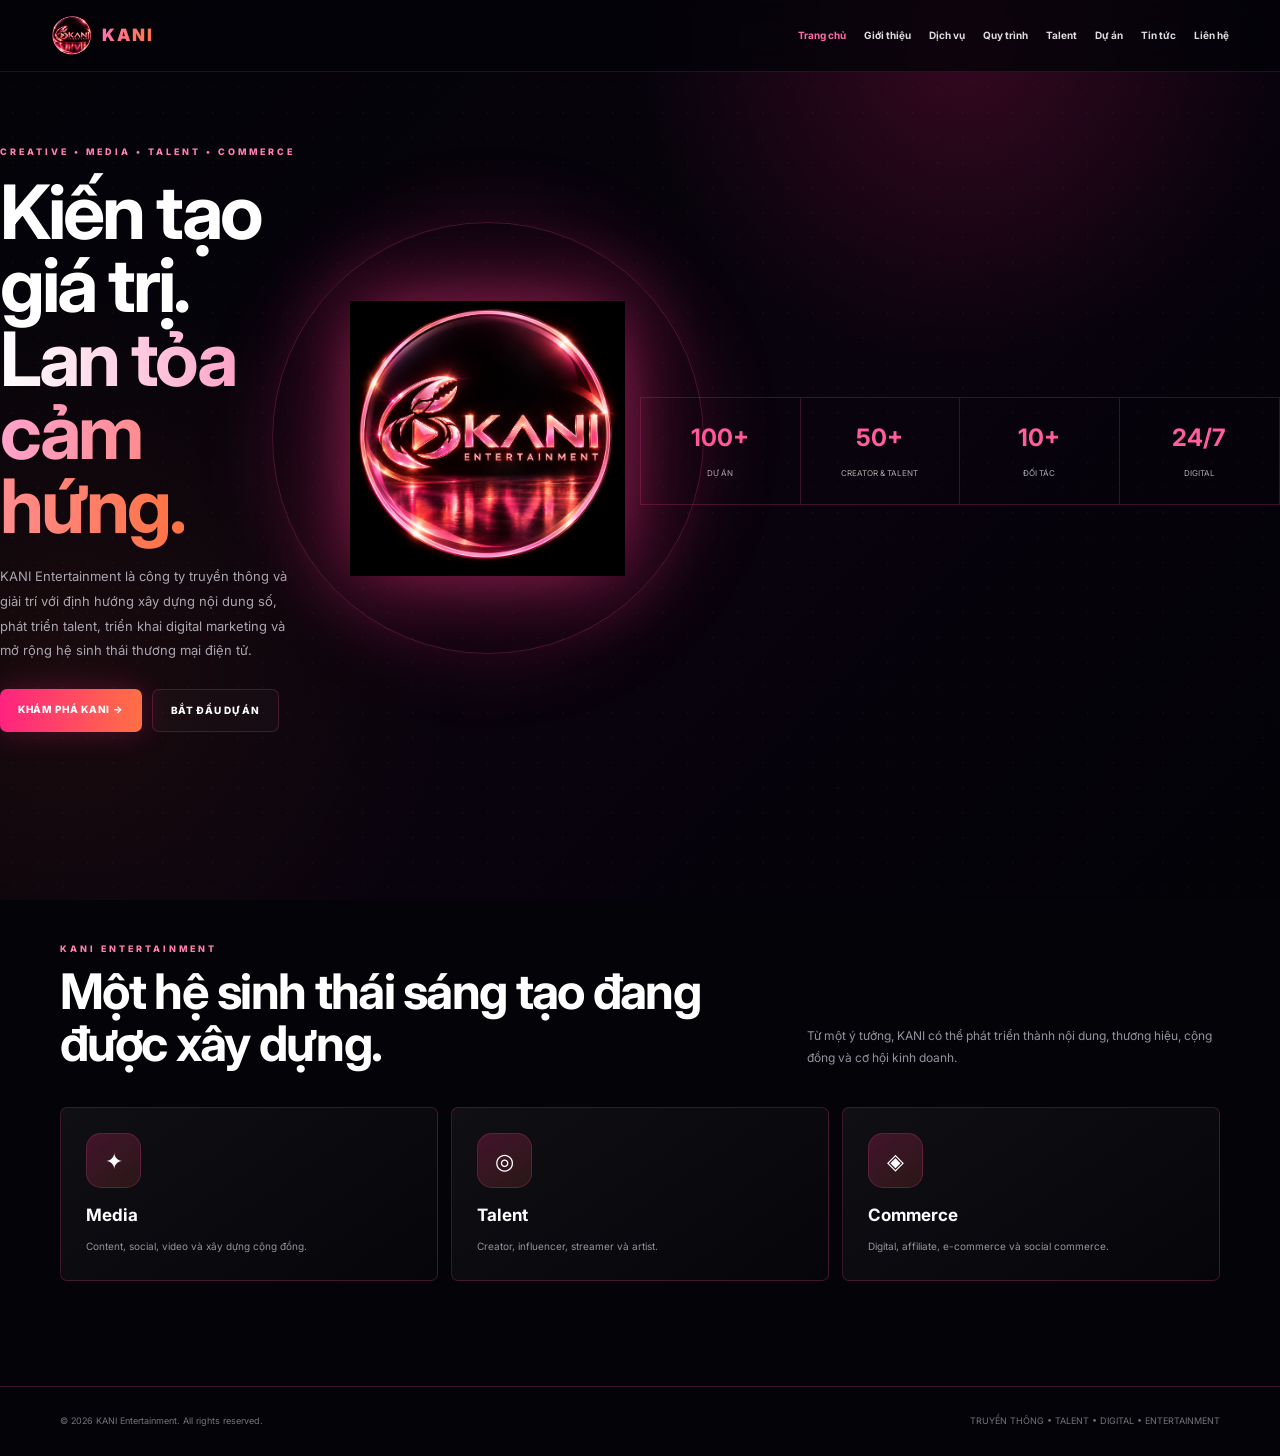
<file: index.html>
<!doctype html><html lang="vi"><head><meta charset="utf-8"><meta name="viewport" content="width=device-width,initial-scale=1"><title>KANI Entertainment | TRANG CHỦ</title><link rel="stylesheet" href="style.css"></head><body>
<nav><a class="brand" href="index.html"><img src="logo.png" alt="KANI"><span>KANI</span></a><div class="links"><a href="index.html" class="active">Trang chủ</a><a href="gioi-thieu.html" class="">Giới thiệu</a><a href="dich-vu.html" class="">Dịch vụ</a><a href="quy-trinh.html" class="">Quy trình</a><a href="talent.html" class="">Talent</a><a href="du-an.html" class="">Dự án</a><a href="tin-tuc.html" class="">Tin tức</a><a href="lien-he.html" class="">Liên hệ</a></div><button class="menu">☰</button></nav>
<main>
<section class="hero"><div class="container hero-grid"><div class="reveal"><div class="kicker">CREATIVE • MEDIA • TALENT • COMMERCE</div><h1>Kiến tạo giá trị.<br><span class="grad">Lan tỏa cảm hứng.</span></h1><p class="lead">KANI Entertainment là công ty truyền thông và giải trí với định hướng xây dựng nội dung số, phát triển talent, triển khai digital marketing và mở rộng hệ sinh thái thương mại điện tử.</p><div class="buttons"><a class="btn primary" href="gioi-thieu.html">KHÁM PHÁ KANI →</a><a class="btn outline" href="lien-he.html">BẮT ĐẦU DỰ ÁN</a></div></div><div class="hero-art reveal"><img src="logo.png" alt="KANI Entertainment"></div></div><div class="container"><div class="statbar reveal"><div class="stat"><strong>100+</strong><span>DỰ ÁN</span></div><div class="stat"><strong>50+</strong><span>CREATOR & TALENT</span></div><div class="stat"><strong>10+</strong><span>ĐỐI TÁC</span></div><div class="stat"><strong>24/7</strong><span>DIGITAL</span></div></div></div></section>
<section><div class="container"><div class="heading reveal"><div><div class="tag">KANI ENTERTAINMENT</div><h2>Một hệ sinh thái sáng tạo đang được xây dựng.</h2></div><p class="desc">Từ một ý tưởng, KANI có thể phát triển thành nội dung, thương hiệu, cộng đồng và cơ hội kinh doanh.</p></div><div class="grid3"><div class="card reveal"><div class="icon">✦</div><h3>Media</h3><p>Content, social, video và xây dựng cộng đồng.</p></div><div class="card reveal"><div class="icon">◎</div><h3>Talent</h3><p>Creator, influencer, streamer và artist.</p></div><div class="card reveal"><div class="icon">◈</div><h3>Commerce</h3><p>Digital, affiliate, e-commerce và social commerce.</p></div></div></div></section>
</main>
<footer><div class="container footer"><span>© 2026 KANI Entertainment. All rights reserved.</span><span>TRUYỀN THÔNG • TALENT • DIGITAL • ENTERTAINMENT</span></div></footer>
<script src="script.js"></script></body></html>
</file>
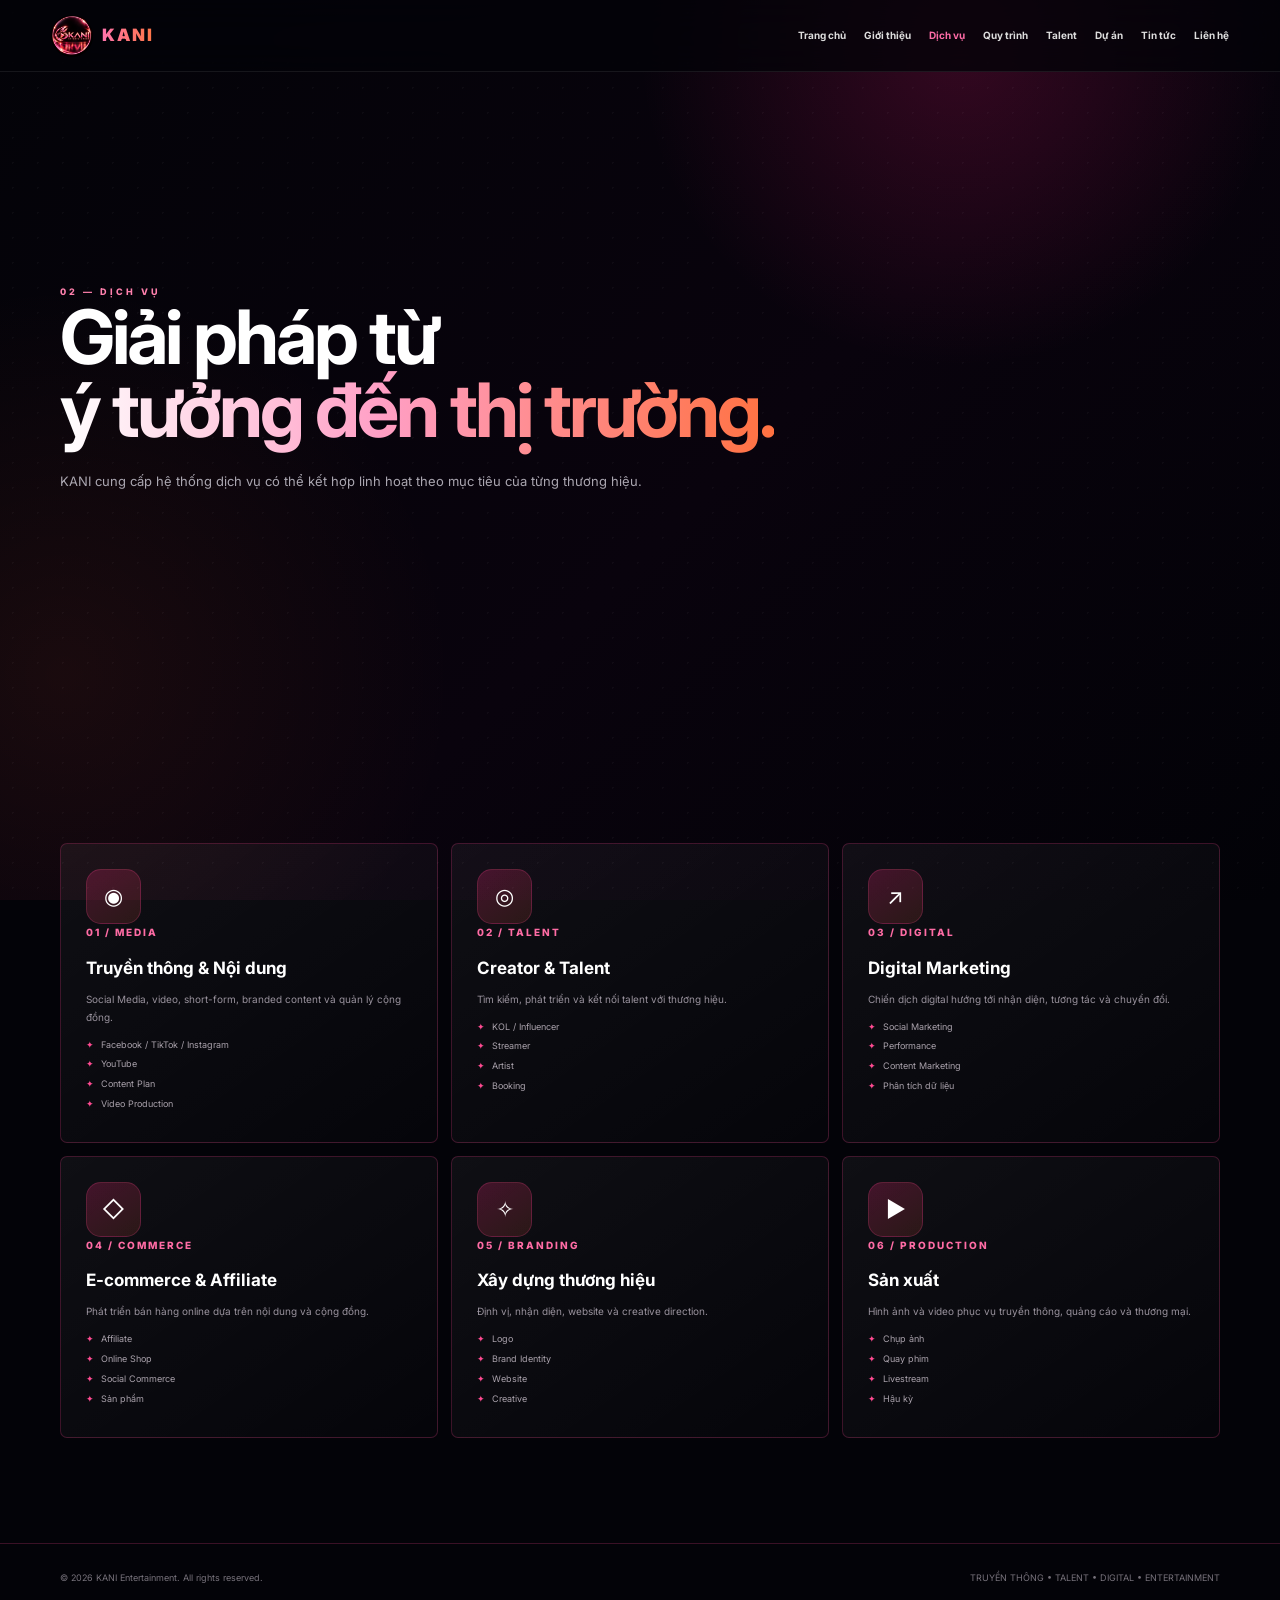
<file: dich-vu.html>
<!doctype html><html lang="vi"><head><meta charset="utf-8"><meta name="viewport" content="width=device-width,initial-scale=1"><title>KANI Entertainment | DỊCH VỤ</title><link rel="stylesheet" href="style.css"></head><body>
<nav><a class="brand" href="index.html"><img src="logo.png" alt="KANI"><span>KANI</span></a><div class="links"><a href="index.html" class="">Trang chủ</a><a href="gioi-thieu.html" class="">Giới thiệu</a><a href="dich-vu.html" class="active">Dịch vụ</a><a href="quy-trinh.html" class="">Quy trình</a><a href="talent.html" class="">Talent</a><a href="du-an.html" class="">Dự án</a><a href="tin-tuc.html" class="">Tin tức</a><a href="lien-he.html" class="">Liên hệ</a></div><button class="menu">☰</button></nav>
<main>
<section class="hero"><div class="container"><div class="reveal"><div class="tag">02 — DỊCH VỤ</div><h1>Giải pháp từ<br><span class="grad">ý tưởng đến thị trường.</span></h1><p class="lead">KANI cung cấp hệ thống dịch vụ có thể kết hợp linh hoạt theo mục tiêu của từng thương hiệu.</p></div></div></section>
<section><div class="container"><div class="grid3">
<div class="card reveal"><div class="icon">◉</div><div class="number">01 / MEDIA</div><h3>Truyền thông & Nội dung</h3><p>Social Media, video, short-form, branded content và quản lý cộng đồng.</p><ul><li>Facebook / TikTok / Instagram</li><li>YouTube</li><li>Content Plan</li><li>Video Production</li></ul></div>
<div class="card reveal"><div class="icon">◎</div><div class="number">02 / TALENT</div><h3>Creator & Talent</h3><p>Tìm kiếm, phát triển và kết nối talent với thương hiệu.</p><ul><li>KOL / Influencer</li><li>Streamer</li><li>Artist</li><li>Booking</li></ul></div>
<div class="card reveal"><div class="icon">↗</div><div class="number">03 / DIGITAL</div><h3>Digital Marketing</h3><p>Chiến dịch digital hướng tới nhận diện, tương tác và chuyển đổi.</p><ul><li>Social Marketing</li><li>Performance</li><li>Content Marketing</li><li>Phân tích dữ liệu</li></ul></div>
<div class="card reveal"><div class="icon">◇</div><div class="number">04 / COMMERCE</div><h3>E-commerce & Affiliate</h3><p>Phát triển bán hàng online dựa trên nội dung và cộng đồng.</p><ul><li>Affiliate</li><li>Online Shop</li><li>Social Commerce</li><li>Sản phẩm</li></ul></div>
<div class="card reveal"><div class="icon">✧</div><div class="number">05 / BRANDING</div><h3>Xây dựng thương hiệu</h3><p>Định vị, nhận diện, website và creative direction.</p><ul><li>Logo</li><li>Brand Identity</li><li>Website</li><li>Creative</li></ul></div>
<div class="card reveal"><div class="icon">▶</div><div class="number">06 / PRODUCTION</div><h3>Sản xuất</h3><p>Hình ảnh và video phục vụ truyền thông, quảng cáo và thương mại.</p><ul><li>Chụp ảnh</li><li>Quay phim</li><li>Livestream</li><li>Hậu kỳ</li></ul></div>
</div></div></section>
</main>
<footer><div class="container footer"><span>© 2026 KANI Entertainment. All rights reserved.</span><span>TRUYỀN THÔNG • TALENT • DIGITAL • ENTERTAINMENT</span></div></footer>
<script src="script.js"></script></body></html>
</file>
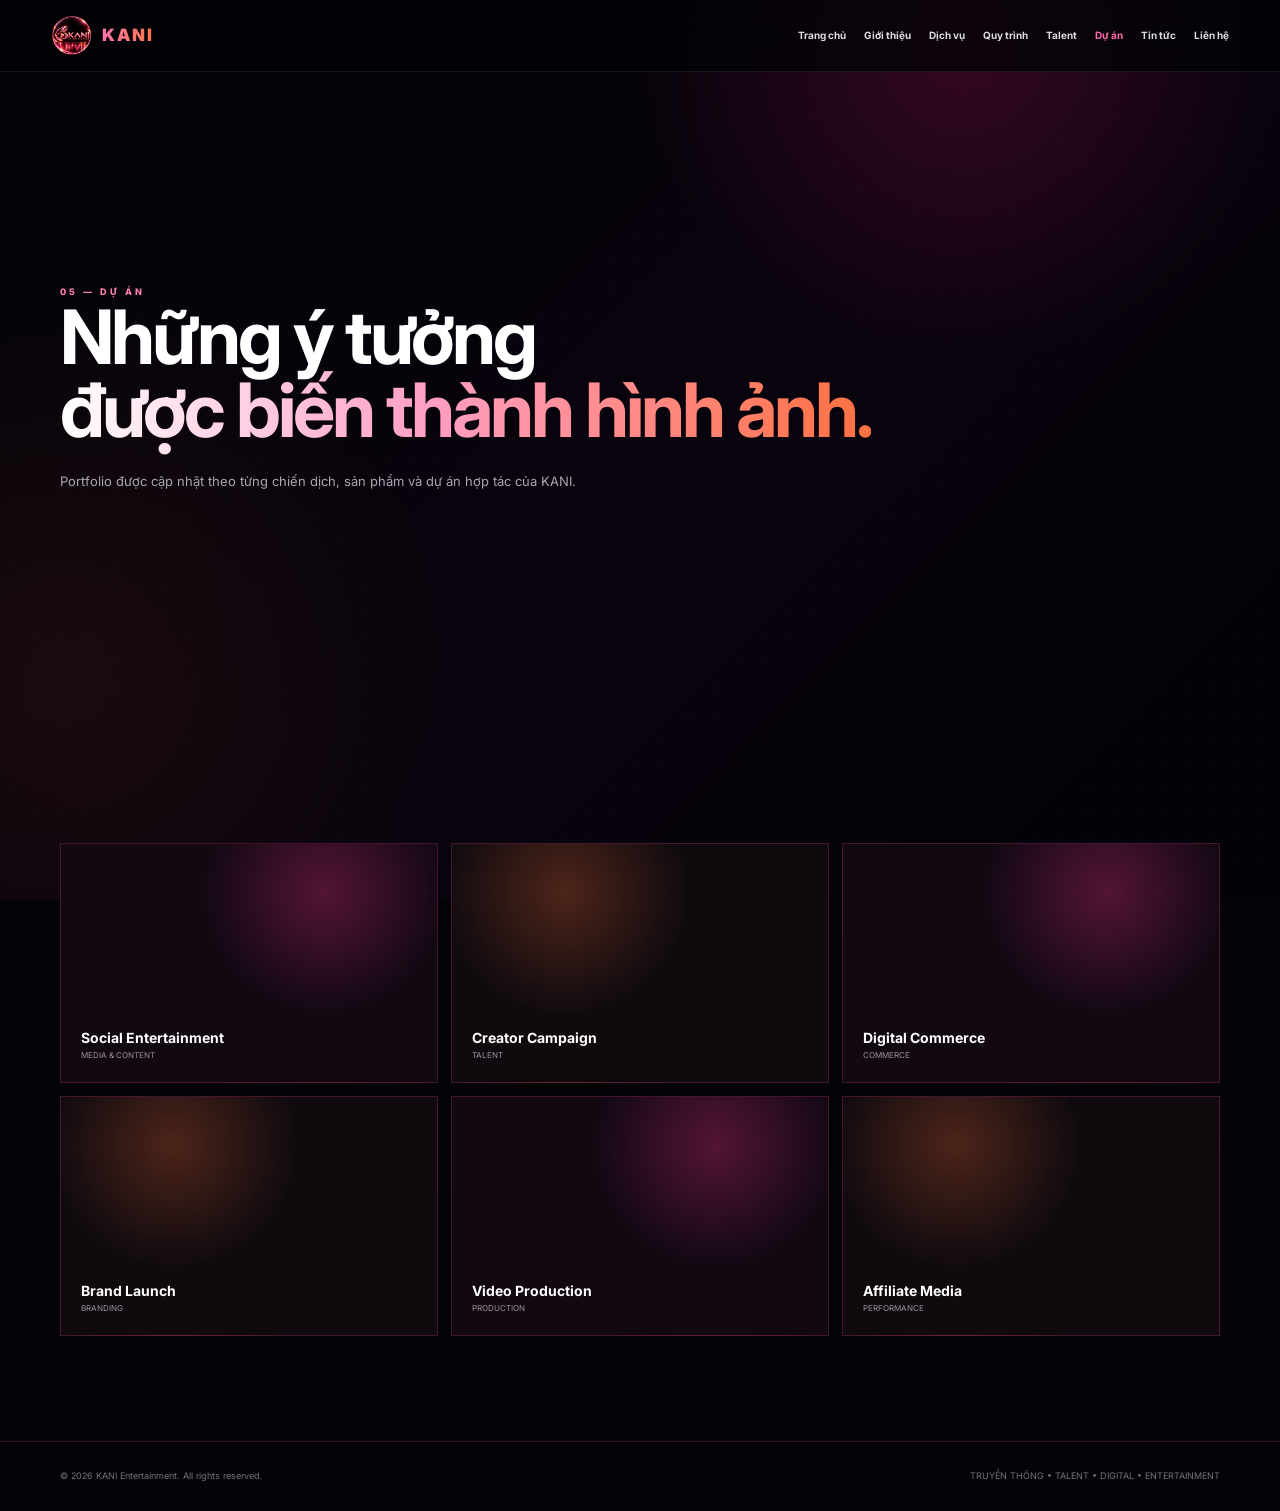
<file: du-an.html>
<!doctype html><html lang="vi"><head><meta charset="utf-8"><meta name="viewport" content="width=device-width,initial-scale=1"><title>KANI Entertainment | DỰ ÁN</title><link rel="stylesheet" href="style.css"></head><body>
<nav><a class="brand" href="index.html"><img src="logo.png" alt="KANI"><span>KANI</span></a><div class="links"><a href="index.html" class="">Trang chủ</a><a href="gioi-thieu.html" class="">Giới thiệu</a><a href="dich-vu.html" class="">Dịch vụ</a><a href="quy-trinh.html" class="">Quy trình</a><a href="talent.html" class="">Talent</a><a href="du-an.html" class="active">Dự án</a><a href="tin-tuc.html" class="">Tin tức</a><a href="lien-he.html" class="">Liên hệ</a></div><button class="menu">☰</button></nav>
<main>
<section class="hero"><div class="container"><div class="reveal"><div class="tag">05 — DỰ ÁN</div><h1>Những ý tưởng<br><span class="grad">được biến thành hình ảnh.</span></h1><p class="lead">Portfolio được cập nhật theo từng chiến dịch, sản phẩm và dự án hợp tác của KANI.</p></div></div></section>
<section><div class="container"><div class="projects">
<div class="project reveal"><div><h3>Social Entertainment</h3><small>MEDIA & CONTENT</small></div></div><div class="project reveal"><div><h3>Creator Campaign</h3><small>TALENT</small></div></div><div class="project reveal"><div><h3>Digital Commerce</h3><small>COMMERCE</small></div></div><div class="project reveal"><div><h3>Brand Launch</h3><small>BRANDING</small></div></div><div class="project reveal"><div><h3>Video Production</h3><small>PRODUCTION</small></div></div><div class="project reveal"><div><h3>Affiliate Media</h3><small>PERFORMANCE</small></div></div>
</div></div></section>
</main>
<footer><div class="container footer"><span>© 2026 KANI Entertainment. All rights reserved.</span><span>TRUYỀN THÔNG • TALENT • DIGITAL • ENTERTAINMENT</span></div></footer>
<script src="script.js"></script></body></html>
</file>
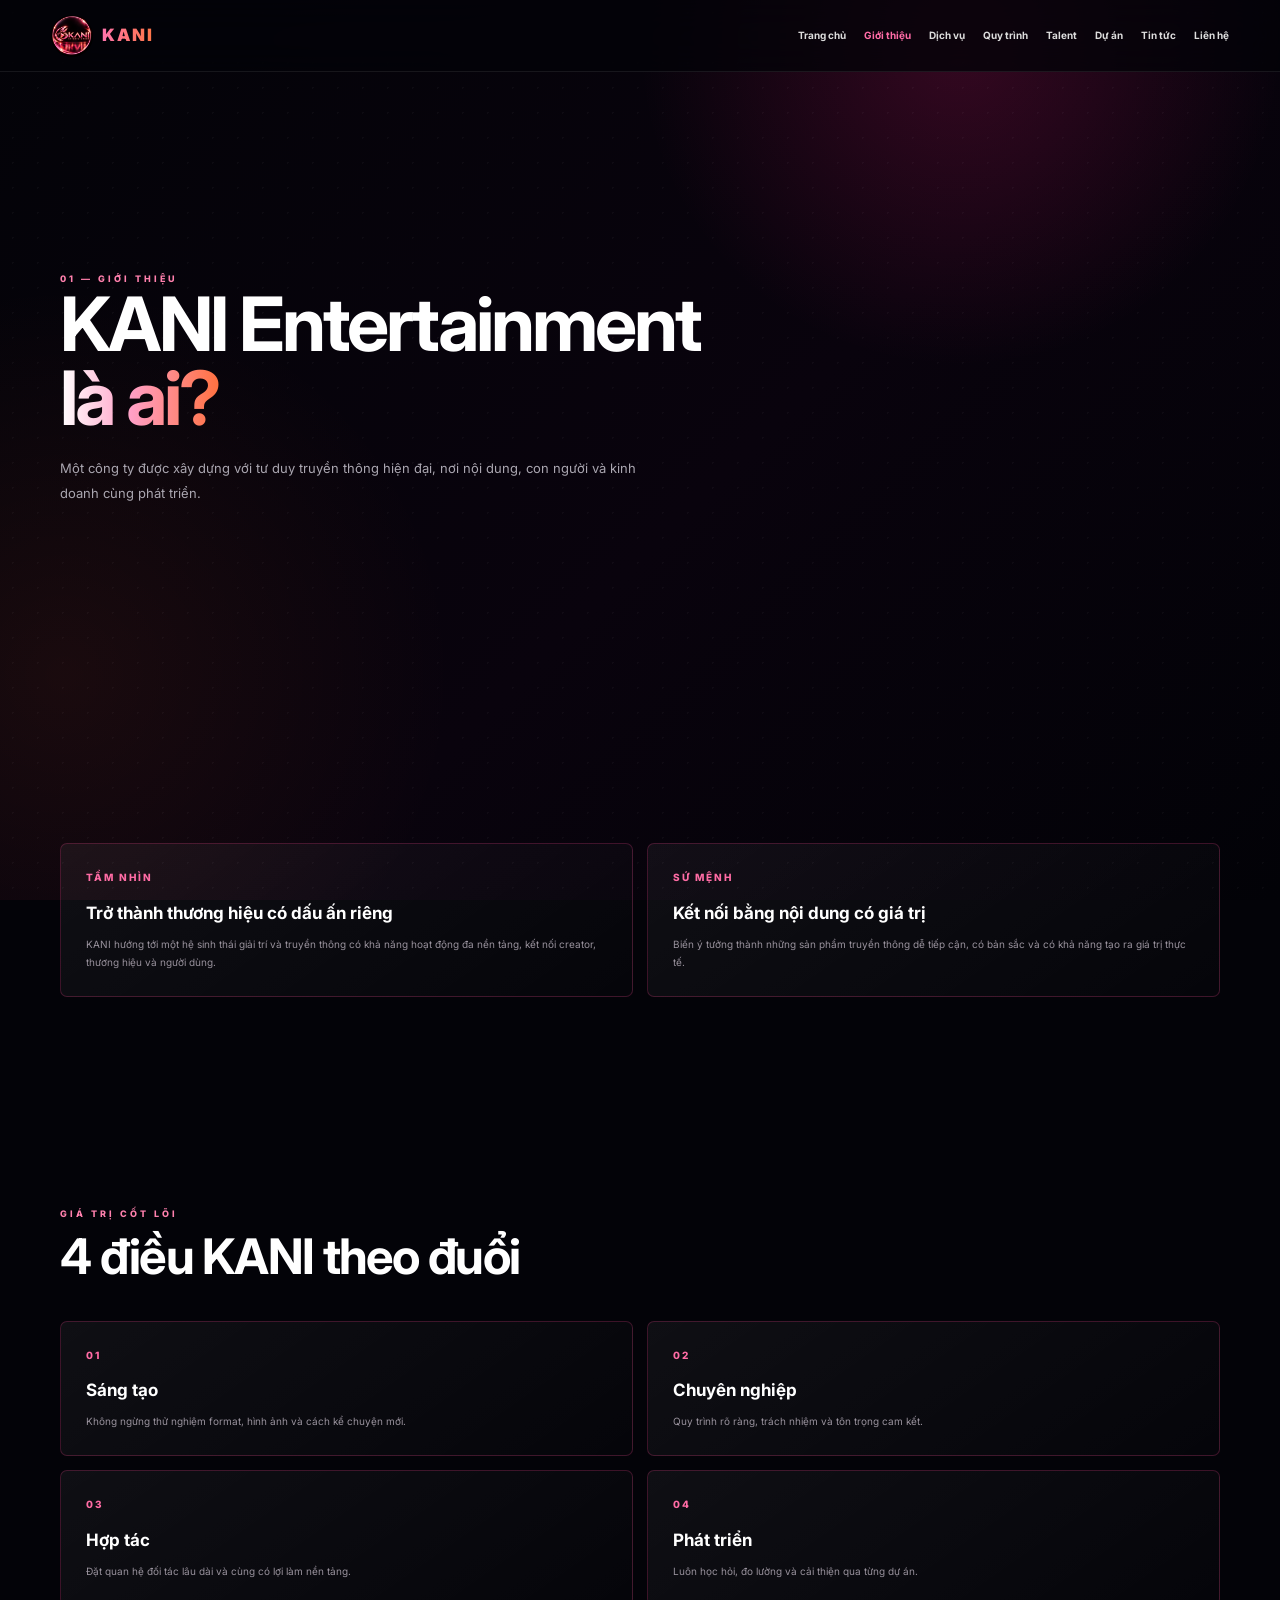
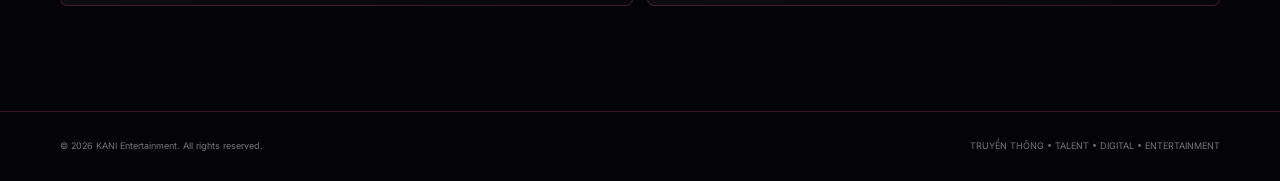
<file: gioi-thieu.html>
<!doctype html><html lang="vi"><head><meta charset="utf-8"><meta name="viewport" content="width=device-width,initial-scale=1"><title>KANI Entertainment | GIỚI THIỆU</title><link rel="stylesheet" href="style.css"></head><body>
<nav><a class="brand" href="index.html"><img src="logo.png" alt="KANI"><span>KANI</span></a><div class="links"><a href="index.html" class="">Trang chủ</a><a href="gioi-thieu.html" class="active">Giới thiệu</a><a href="dich-vu.html" class="">Dịch vụ</a><a href="quy-trinh.html" class="">Quy trình</a><a href="talent.html" class="">Talent</a><a href="du-an.html" class="">Dự án</a><a href="tin-tuc.html" class="">Tin tức</a><a href="lien-he.html" class="">Liên hệ</a></div><button class="menu">☰</button></nav>
<main>
<section class="hero"><div class="container"><div class="reveal"><div class="tag">01 — GIỚI THIỆU</div><h1>KANI Entertainment<br><span class="grad">là ai?</span></h1><p class="lead">Một công ty được xây dựng với tư duy truyền thông hiện đại, nơi nội dung, con người và kinh doanh cùng phát triển.</p></div></div></section>
<section><div class="container grid2"><div class="panel reveal"><div class="number">TẦM NHÌN</div><h3>Trở thành thương hiệu có dấu ấn riêng</h3><p>KANI hướng tới một hệ sinh thái giải trí và truyền thông có khả năng hoạt động đa nền tảng, kết nối creator, thương hiệu và người dùng.</p></div><div class="panel reveal"><div class="number">SỨ MỆNH</div><h3>Kết nối bằng nội dung có giá trị</h3><p>Biến ý tưởng thành những sản phẩm truyền thông dễ tiếp cận, có bản sắc và có khả năng tạo ra giá trị thực tế.</p></div></div></section>
<section><div class="container"><div class="heading reveal"><div><div class="tag">GIÁ TRỊ CỐT LÕI</div><h2>4 điều KANI theo đuổi</h2></div></div><div class="grid2"><div class="card reveal"><div class="number">01</div><h3>Sáng tạo</h3><p>Không ngừng thử nghiệm format, hình ảnh và cách kể chuyện mới.</p></div><div class="card reveal"><div class="number">02</div><h3>Chuyên nghiệp</h3><p>Quy trình rõ ràng, trách nhiệm và tôn trọng cam kết.</p></div><div class="card reveal"><div class="number">03</div><h3>Hợp tác</h3><p>Đặt quan hệ đối tác lâu dài và cùng có lợi làm nền tảng.</p></div><div class="card reveal"><div class="number">04</div><h3>Phát triển</h3><p>Luôn học hỏi, đo lường và cải thiện qua từng dự án.</p></div></div></div></section>
</main>
<footer><div class="container footer"><span>© 2026 KANI Entertainment. All rights reserved.</span><span>TRUYỀN THÔNG • TALENT • DIGITAL • ENTERTAINMENT</span></div></footer>
<script src="script.js"></script></body></html>
</file>
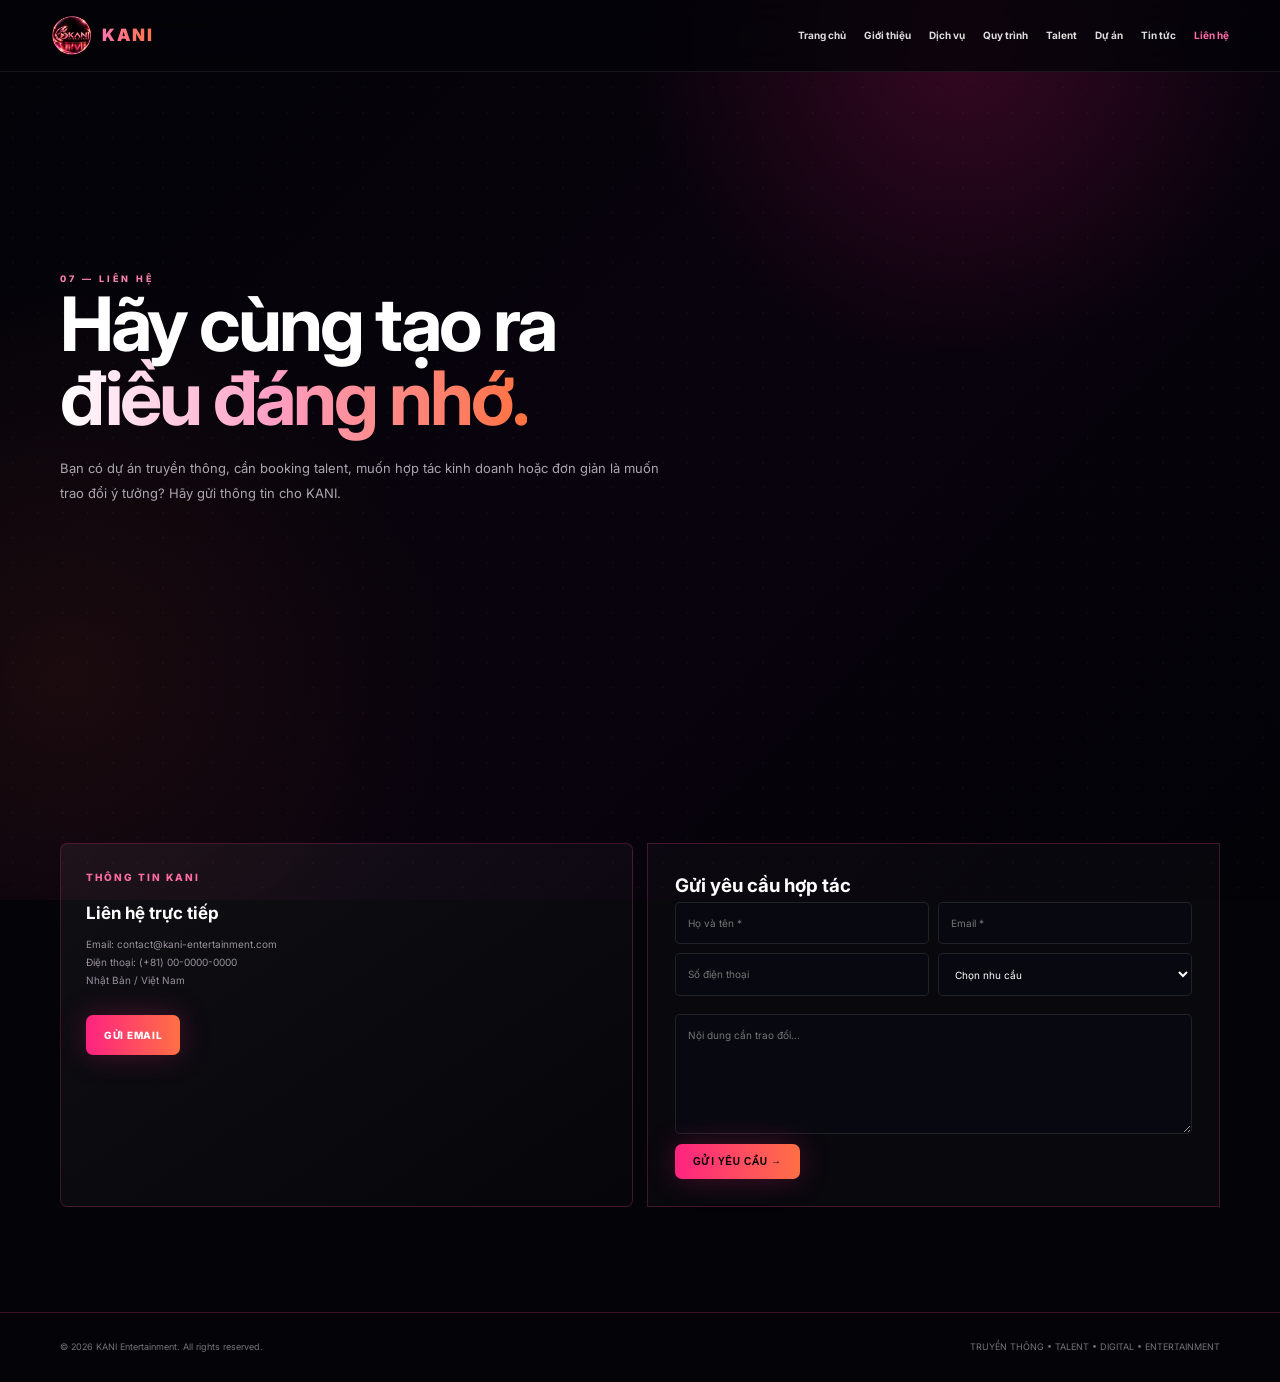
<file: lien-he.html>
<!doctype html><html lang="vi"><head><meta charset="utf-8"><meta name="viewport" content="width=device-width,initial-scale=1"><title>KANI Entertainment | LIÊN HỆ</title><link rel="stylesheet" href="style.css"></head><body>
<nav><a class="brand" href="index.html"><img src="logo.png" alt="KANI"><span>KANI</span></a><div class="links"><a href="index.html" class="">Trang chủ</a><a href="gioi-thieu.html" class="">Giới thiệu</a><a href="dich-vu.html" class="">Dịch vụ</a><a href="quy-trinh.html" class="">Quy trình</a><a href="talent.html" class="">Talent</a><a href="du-an.html" class="">Dự án</a><a href="tin-tuc.html" class="">Tin tức</a><a href="lien-he.html" class="active">Liên hệ</a></div><button class="menu">☰</button></nav>
<main>
<section class="hero"><div class="container"><div class="reveal"><div class="tag">07 — LIÊN HỆ</div><h1>Hãy cùng tạo ra<br><span class="grad">điều đáng nhớ.</span></h1><p class="lead">Bạn có dự án truyền thông, cần booking talent, muốn hợp tác kinh doanh hoặc đơn giản là muốn trao đổi ý tưởng? Hãy gửi thông tin cho KANI.</p></div></div></section>
<section><div class="container grid2"><div class="panel reveal"><div class="number">THÔNG TIN KANI</div><h3>Liên hệ trực tiếp</h3><p>Email: contact@kani-entertainment.com</p><p>Điện thoại: (+81) 00-0000-0000</p><p>Nhật Bản / Việt Nam</p><div class="buttons"><a class="btn primary" href="mailto:contact@kani-entertainment.com">GỬI EMAIL</a></div></div>
<form class="form reveal"><h3>Gửi yêu cầu hợp tác</h3><div class="fields"><input placeholder="Họ và tên *" required><input type="email" placeholder="Email *" required><input placeholder="Số điện thoại"><select><option>Chọn nhu cầu</option><option>Truyền thông</option><option>Talent</option><option>Digital Marketing</option><option>E-commerce / Affiliate</option><option>Hợp tác kinh doanh</option></select><textarea class="full" placeholder="Nội dung cần trao đổi..."></textarea></div><button class="btn primary" style="border:0;margin-top:10px;cursor:pointer">GỬI YÊU CẦU →</button></form></div></section>
</main>
<footer><div class="container footer"><span>© 2026 KANI Entertainment. All rights reserved.</span><span>TRUYỀN THÔNG • TALENT • DIGITAL • ENTERTAINMENT</span></div></footer>
<script src="script.js"></script></body></html>
</file>
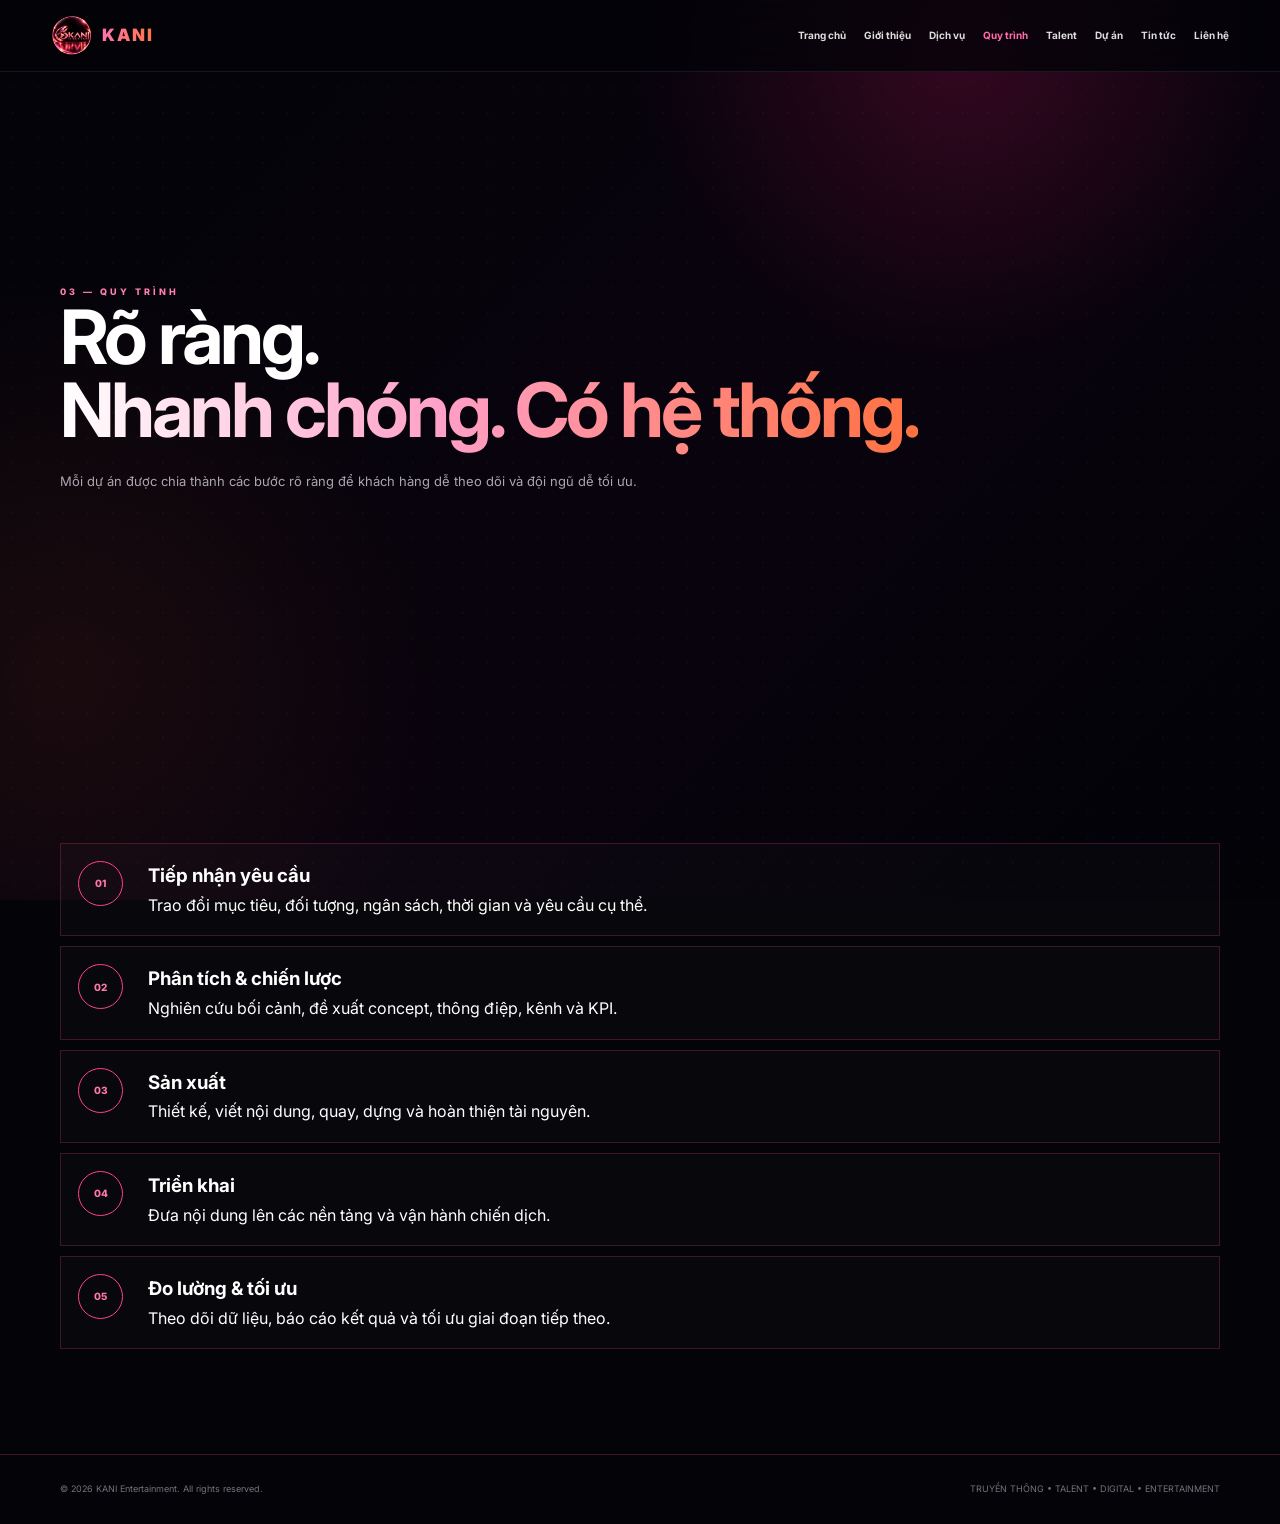
<file: quy-trinh.html>
<!doctype html><html lang="vi"><head><meta charset="utf-8"><meta name="viewport" content="width=device-width,initial-scale=1"><title>KANI Entertainment | QUY TRÌNH</title><link rel="stylesheet" href="style.css"></head><body>
<nav><a class="brand" href="index.html"><img src="logo.png" alt="KANI"><span>KANI</span></a><div class="links"><a href="index.html" class="">Trang chủ</a><a href="gioi-thieu.html" class="">Giới thiệu</a><a href="dich-vu.html" class="">Dịch vụ</a><a href="quy-trinh.html" class="active">Quy trình</a><a href="talent.html" class="">Talent</a><a href="du-an.html" class="">Dự án</a><a href="tin-tuc.html" class="">Tin tức</a><a href="lien-he.html" class="">Liên hệ</a></div><button class="menu">☰</button></nav>
<main>
<section class="hero"><div class="container"><div class="reveal"><div class="tag">03 — QUY TRÌNH</div><h1>Rõ ràng.<br><span class="grad">Nhanh chóng. Có hệ thống.</span></h1><p class="lead">Mỗi dự án được chia thành các bước rõ ràng để khách hàng dễ theo dõi và đội ngũ dễ tối ưu.</p></div></div></section>
<section><div class="container"><div class="timeline">
<div class="step reveal"><div class="circle">01</div><div><h3>Tiếp nhận yêu cầu</h3><p>Trao đổi mục tiêu, đối tượng, ngân sách, thời gian và yêu cầu cụ thể.</p></div></div>
<div class="step reveal"><div class="circle">02</div><div><h3>Phân tích & chiến lược</h3><p>Nghiên cứu bối cảnh, đề xuất concept, thông điệp, kênh và KPI.</p></div></div>
<div class="step reveal"><div class="circle">03</div><div><h3>Sản xuất</h3><p>Thiết kế, viết nội dung, quay, dựng và hoàn thiện tài nguyên.</p></div></div>
<div class="step reveal"><div class="circle">04</div><div><h3>Triển khai</h3><p>Đưa nội dung lên các nền tảng và vận hành chiến dịch.</p></div></div>
<div class="step reveal"><div class="circle">05</div><div><h3>Đo lường & tối ưu</h3><p>Theo dõi dữ liệu, báo cáo kết quả và tối ưu giai đoạn tiếp theo.</p></div></div>
</div></div></section>
</main>
<footer><div class="container footer"><span>© 2026 KANI Entertainment. All rights reserved.</span><span>TRUYỀN THÔNG • TALENT • DIGITAL • ENTERTAINMENT</span></div></footer>
<script src="script.js"></script></body></html>
</file>
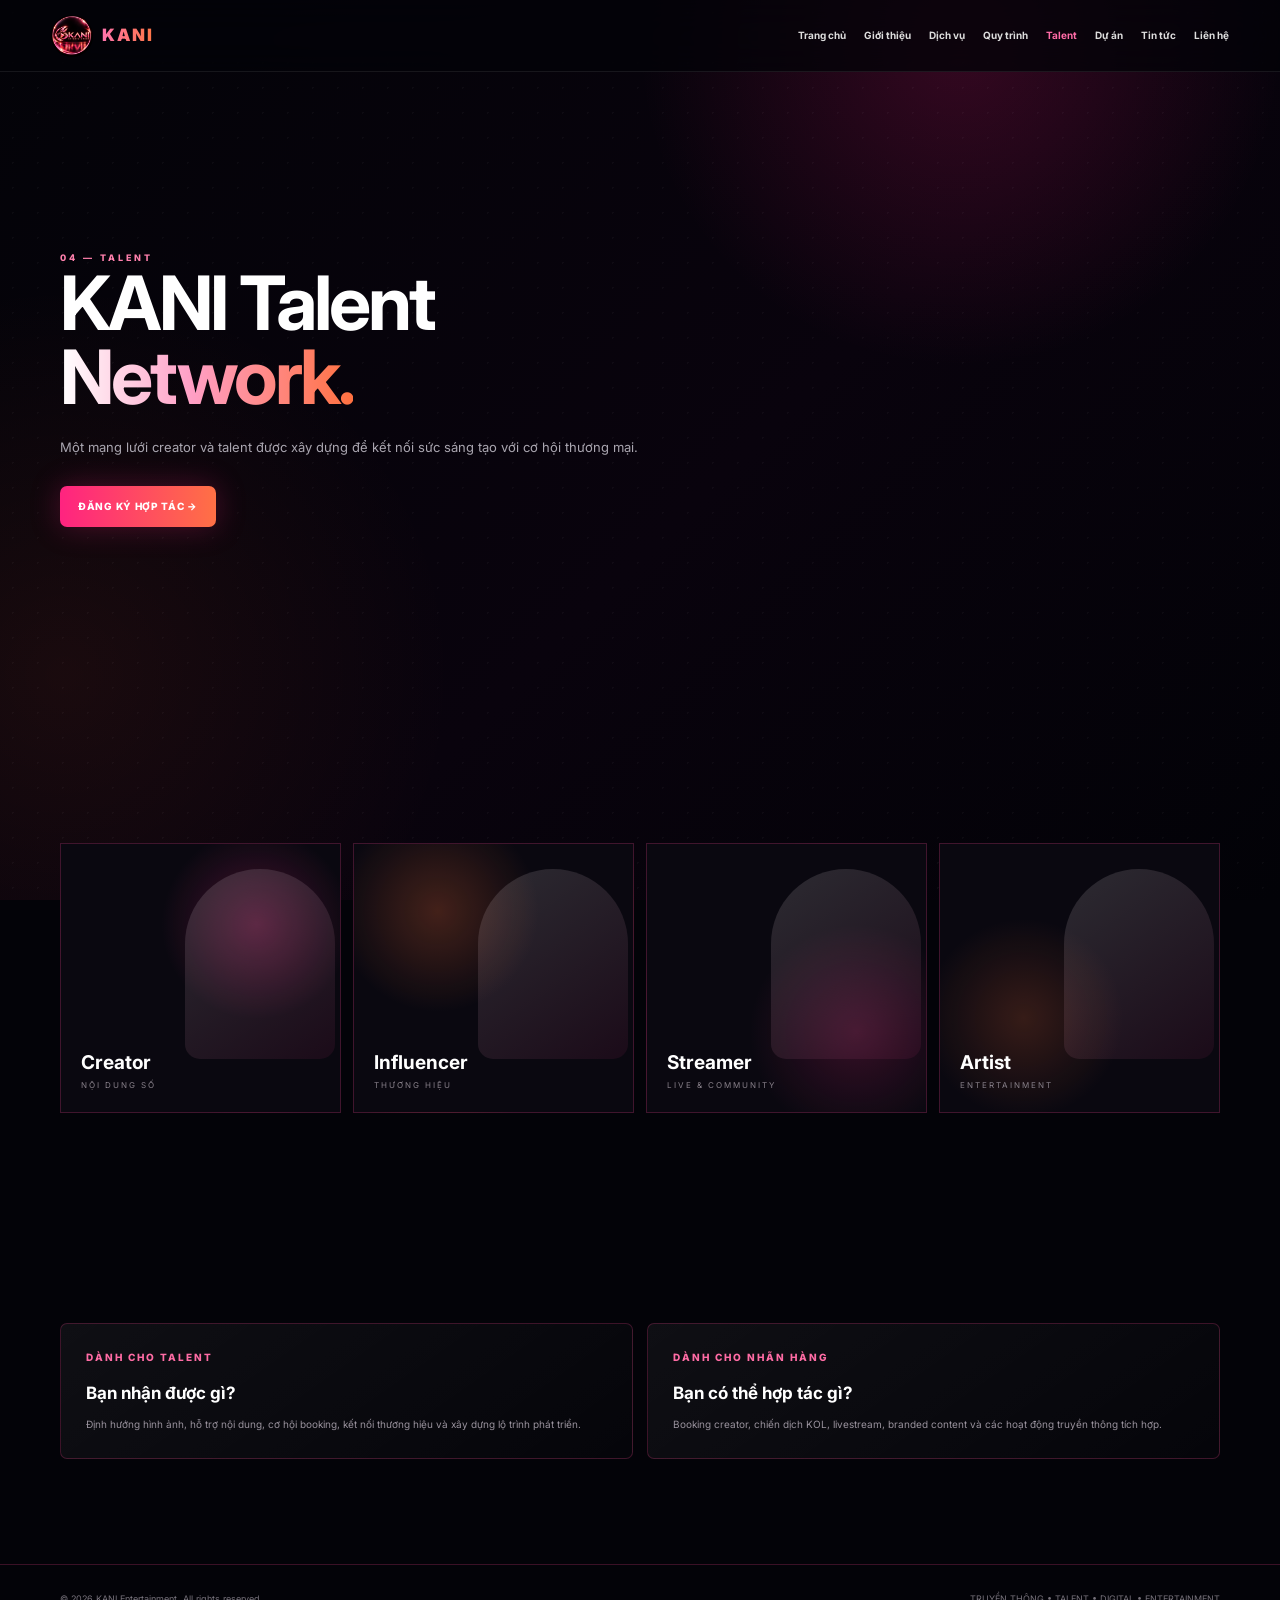
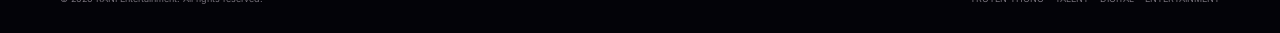
<file: talent.html>
<!doctype html><html lang="vi"><head><meta charset="utf-8"><meta name="viewport" content="width=device-width,initial-scale=1"><title>KANI Entertainment | TALENT</title><link rel="stylesheet" href="style.css"></head><body>
<nav><a class="brand" href="index.html"><img src="logo.png" alt="KANI"><span>KANI</span></a><div class="links"><a href="index.html" class="">Trang chủ</a><a href="gioi-thieu.html" class="">Giới thiệu</a><a href="dich-vu.html" class="">Dịch vụ</a><a href="quy-trinh.html" class="">Quy trình</a><a href="talent.html" class="active">Talent</a><a href="du-an.html" class="">Dự án</a><a href="tin-tuc.html" class="">Tin tức</a><a href="lien-he.html" class="">Liên hệ</a></div><button class="menu">☰</button></nav>
<main>
<section class="hero"><div class="container"><div class="reveal"><div class="tag">04 — TALENT</div><h1>KANI Talent<br><span class="grad">Network.</span></h1><p class="lead">Một mạng lưới creator và talent được xây dựng để kết nối sức sáng tạo với cơ hội thương mại.</p><div class="buttons"><a class="btn primary" href="lien-he.html">ĐĂNG KÝ HỢP TÁC →</a></div></div></div></section>
<section><div class="container"><div class="talent-grid"><div class="talent reveal"><div><h3>Creator</h3><small>NỘI DUNG SỐ</small></div></div><div class="talent reveal"><div><h3>Influencer</h3><small>THƯƠNG HIỆU</small></div></div><div class="talent reveal"><div><h3>Streamer</h3><small>LIVE & COMMUNITY</small></div></div><div class="talent reveal"><div><h3>Artist</h3><small>ENTERTAINMENT</small></div></div></div></div></section>
<section><div class="container grid2"><div class="panel reveal"><div class="number">DÀNH CHO TALENT</div><h3>Bạn nhận được gì?</h3><p>Định hướng hình ảnh, hỗ trợ nội dung, cơ hội booking, kết nối thương hiệu và xây dựng lộ trình phát triển.</p></div><div class="panel reveal"><div class="number">DÀNH CHO NHÃN HÀNG</div><h3>Bạn có thể hợp tác gì?</h3><p>Booking creator, chiến dịch KOL, livestream, branded content và các hoạt động truyền thông tích hợp.</p></div></div></section>
</main>
<footer><div class="container footer"><span>© 2026 KANI Entertainment. All rights reserved.</span><span>TRUYỀN THÔNG • TALENT • DIGITAL • ENTERTAINMENT</span></div></footer>
<script src="script.js"></script></body></html>
</file>
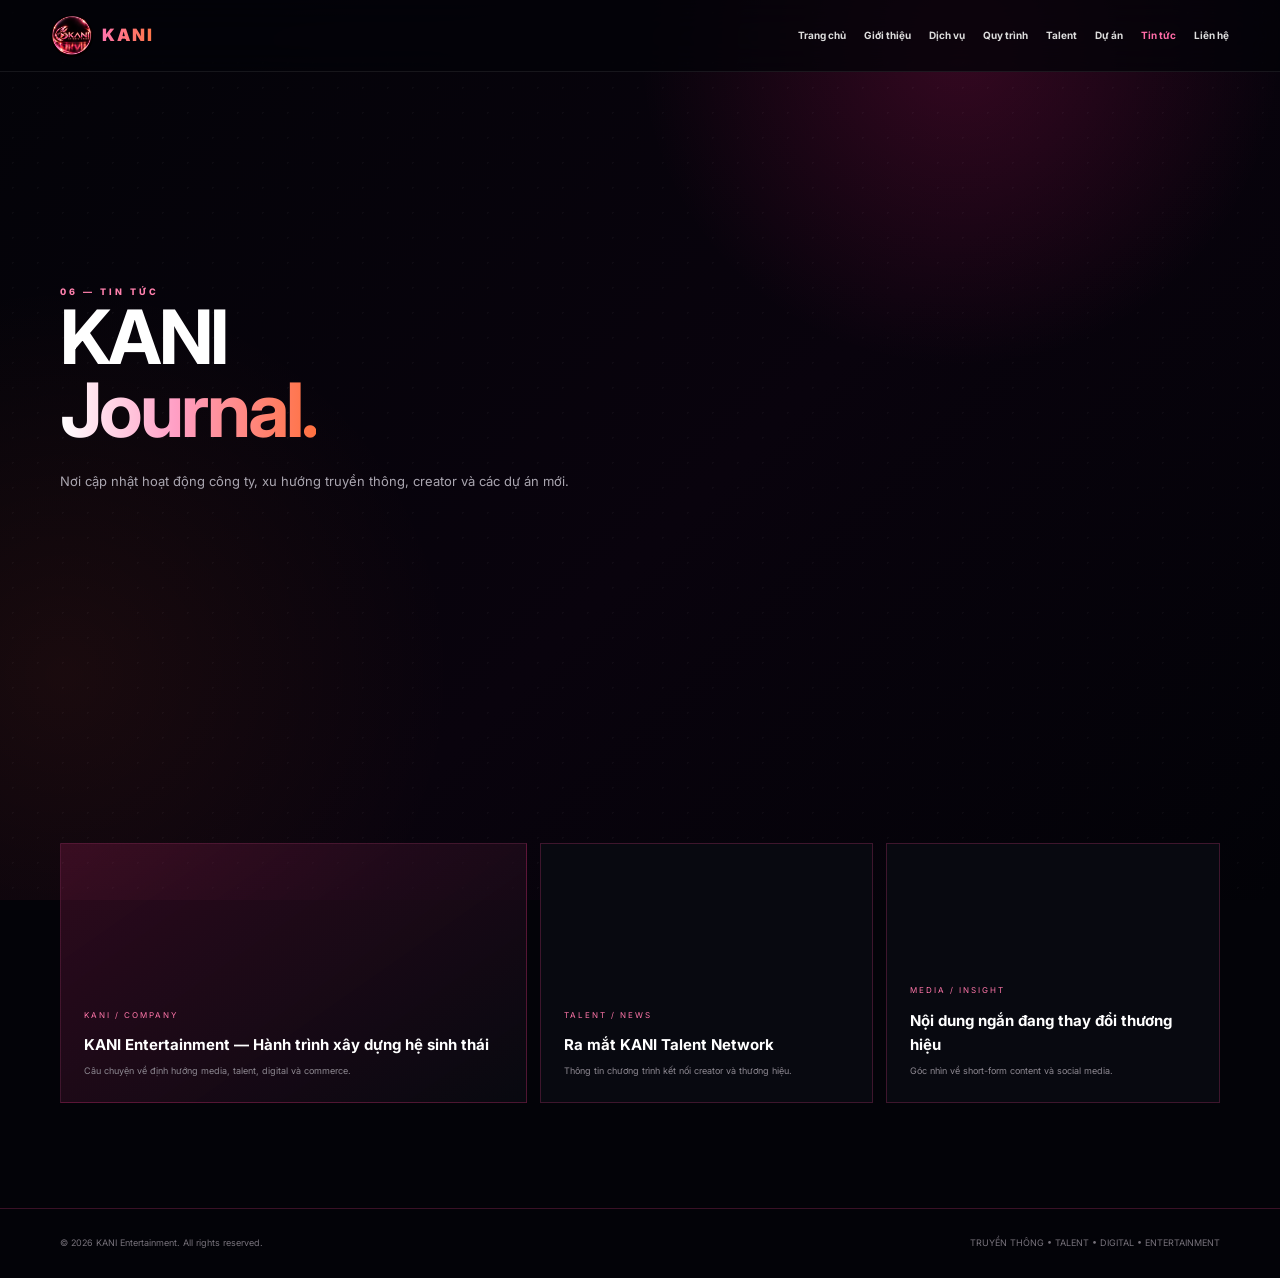
<file: tin-tuc.html>
<!doctype html><html lang="vi"><head><meta charset="utf-8"><meta name="viewport" content="width=device-width,initial-scale=1"><title>KANI Entertainment | TIN TỨC</title><link rel="stylesheet" href="style.css"></head><body>
<nav><a class="brand" href="index.html"><img src="logo.png" alt="KANI"><span>KANI</span></a><div class="links"><a href="index.html" class="">Trang chủ</a><a href="gioi-thieu.html" class="">Giới thiệu</a><a href="dich-vu.html" class="">Dịch vụ</a><a href="quy-trinh.html" class="">Quy trình</a><a href="talent.html" class="">Talent</a><a href="du-an.html" class="">Dự án</a><a href="tin-tuc.html" class="active">Tin tức</a><a href="lien-he.html" class="">Liên hệ</a></div><button class="menu">☰</button></nav>
<main>
<section class="hero"><div class="container"><div class="reveal"><div class="tag">06 — TIN TỨC</div><h1>KANI<br><span class="grad">Journal.</span></h1><p class="lead">Nơi cập nhật hoạt động công ty, xu hướng truyền thông, creator và các dự án mới.</p></div></div></section>
<section><div class="container"><div class="news">
<article class="reveal"><div class="date">KANI / COMPANY</div><h3>KANI Entertainment — Hành trình xây dựng hệ sinh thái</h3><p>Câu chuyện về định hướng media, talent, digital và commerce.</p></article>
<article class="reveal"><div class="date">TALENT / NEWS</div><h3>Ra mắt KANI Talent Network</h3><p>Thông tin chương trình kết nối creator và thương hiệu.</p></article>
<article class="reveal"><div class="date">MEDIA / INSIGHT</div><h3>Nội dung ngắn đang thay đổi thương hiệu</h3><p>Góc nhìn về short-form content và social media.</p></article>
</div></div></section>
</main>
<footer><div class="container footer"><span>© 2026 KANI Entertainment. All rights reserved.</span><span>TRUYỀN THÔNG • TALENT • DIGITAL • ENTERTAINMENT</span></div></footer>
<script src="script.js"></script></body></html>
</file>
<file: style.css>
@import url('https://fonts.googleapis.com/css2?family=Inter:wght@400;500;600;700;800;900&display=swap');
:root{--bg:#030308;--panel:#090912;--pink:#ff287f;--pink2:#ff70ac;--orange:#ff7545;--text:#fff;--muted:#a5a0aa;--line:rgba(255,70,145,.22)}
*{box-sizing:border-box;margin:0;padding:0} html{scroll-behavior:smooth}
body{font-family:Inter,Arial,sans-serif;background:var(--bg);color:var(--text);line-height:1.65;overflow-x:hidden}
body:before{content:"";position:fixed;inset:0;z-index:-2;background:radial-gradient(circle at 75% 5%,rgba(255,30,125,.18),transparent 25%),radial-gradient(circle at 5% 75%,rgba(255,100,50,.08),transparent 28%),linear-gradient(135deg,#030308,#09030d 55%,#020207)}
body:after{content:"";position:fixed;inset:0;z-index:-1;opacity:.035;background-image:radial-gradient(#fff 1px,transparent 1px);background-size:25px 25px}
a{color:inherit;text-decoration:none}.container{width:min(1160px,92%);margin:auto}
nav{height:72px;position:fixed;top:0;left:0;right:0;z-index:99;background:rgba(3,3,8,.78);backdrop-filter:blur(18px);border-bottom:1px solid rgba(255,255,255,.08);display:flex;align-items:center;justify-content:space-between;padding:0 4%}
.brand{display:flex;align-items:center;gap:9px;font-weight:900;letter-spacing:2px}.brand img{width:42px;height:42px;object-fit:cover;border-radius:50%}.brand span{font-size:17px;background:linear-gradient(90deg,#ff74ac,#ff7544);-webkit-background-clip:text;color:transparent}
.links{display:flex;gap:18px;align-items:center;font-size:10px;font-weight:700;color:#ddd}.links a:hover,.links a.active{color:#ff6ca7}.cta{background:linear-gradient(90deg,#ff2380,#ff7749);padding:9px 15px;border-radius:999px;color:#fff!important}.menu{display:none;background:none;border:0;color:#fff;font-size:23px}
section{padding:105px 0}.hero{min-height:82vh;padding-top:145px;display:flex;align-items:center}.hero-grid{display:grid;grid-template-columns:1fr 1fr;gap:30px;align-items:center}
.kicker,.tag{font-size:9px;letter-spacing:3px;color:#ff80ad;font-weight:800}.kicker{margin-bottom:15px}
h1{font-size:clamp(45px,6vw,75px);line-height:.98;letter-spacing:-3px}.grad{background:linear-gradient(90deg,#fff,#ff9fc5 45%,#ff7140);-webkit-background-clip:text;color:transparent}
.lead{max-width:600px;color:#aaa6b0;font-size:13px;line-height:1.9;margin-top:22px}.buttons{display:flex;gap:10px;margin-top:26px;flex-wrap:wrap}.btn{padding:12px 18px;border-radius:7px;font-size:10px;font-weight:800;letter-spacing:.7px;display:inline-block}.primary{background:linear-gradient(90deg,#ff2380,#ff7045);box-shadow:0 0 30px rgba(255,35,128,.25)}.outline{border:1px solid var(--line);background:rgba(255,255,255,.025)}
.hero-art{min-height:480px;display:flex;justify-content:center;align-items:center;position:relative}.hero-art:before{content:"";position:absolute;width:500px;height:500px;border-radius:50%;background:radial-gradient(circle,rgba(255,48,137,.28),transparent 62%);filter:blur(10px)}.hero-art:after{content:"";position:absolute;width:430px;height:430px;border-radius:50%;border:1px solid rgba(255,71,151,.25);box-shadow:0 0 80px rgba(255,50,140,.18),inset 0 0 60px rgba(255,50,140,.08)}.hero-art img{position:relative;z-index:2;width:min(410px,90%);filter:drop-shadow(0 0 40px rgba(255,45,130,.55))}
.heading{display:flex;justify-content:space-between;align-items:end;gap:30px;margin-bottom:38px}.heading h2{font-size:clamp(31px,4vw,49px);line-height:1.05;letter-spacing:-1.7px;margin-top:10px}.desc{max-width:480px;color:#96919d;font-size:12px;line-height:1.85}
.grid3{display:grid;grid-template-columns:repeat(3,1fr);gap:13px}.grid2{display:grid;grid-template-columns:repeat(2,1fr);gap:14px}
.card,.panel{border:1px solid var(--line);background:linear-gradient(145deg,rgba(255,255,255,.05),rgba(255,255,255,.012));border-radius:7px;padding:25px;transition:.25s}.card:hover,.panel:hover{transform:translateY(-4px);border-color:rgba(255,90,160,.45)}
.card h3,.panel h3{font-size:17px;margin:13px 0 8px}.card p,.panel p{font-size:10px;color:#99929d;line-height:1.8}.card ul{list-style:none;color:#aaa2ac;font-size:9px;margin-top:12px}.card li{margin:5px 0}.card li:before{content:"✦";color:#ff4b92;margin-right:7px}
.number{font-size:10px;color:#ff6ca5;font-weight:800;letter-spacing:2px}.icon{width:55px;height:55px;border-radius:15px;display:grid;place-items:center;background:linear-gradient(145deg,rgba(255,40,128,.22),rgba(255,110,65,.12));border:1px solid var(--line);font-size:22px}
.statbar{display:grid;grid-template-columns:repeat(4,1fr);border:1px solid var(--line);margin-top:25px}.stat{padding:20px;text-align:center;border-right:1px solid var(--line)}.stat:last-child{border:0}.stat strong{display:block;color:#ff5d9c;font-size:24px}.stat span{font-size:8px;color:#aaa}
.timeline{display:grid;gap:10px}.step{display:grid;grid-template-columns:55px 1fr;gap:15px;align-items:start;padding:17px;border:1px solid var(--line);background:rgba(255,255,255,.018)}.circle{width:45px;height:45px;border-radius:50%;display:grid;place-items:center;border:1px solid #ff408e;color:#ff77aa;font-size:10px;font-weight:800}
.talent-grid{display:grid;grid-template-columns:repeat(4,1fr);gap:12px}.talent{height:270px;border:1px solid var(--line);padding:20px;display:flex;align-items:end;position:relative;overflow:hidden;background:radial-gradient(circle at 70% 30%,rgba(255,49,140,.25),transparent 35%),#0a0810}.talent:nth-child(2){background:radial-gradient(circle at 30% 25%,rgba(255,115,58,.23),transparent 36%),#0a0810}.talent:nth-child(3){background:radial-gradient(circle at 75% 70%,rgba(255,49,140,.18),transparent 38%),#0a0810}.talent:nth-child(4){background:radial-gradient(circle at 30% 65%,rgba(255,115,58,.18),transparent 38%),#0a0810}.talent:before{content:"";position:absolute;width:150px;height:190px;right:5px;top:25px;border-radius:75px 75px 15px 15px;background:linear-gradient(145deg,rgba(255,255,255,.14),rgba(255,50,140,.07))}.talent h3{position:relative;font-size:19px}.talent small{position:relative;display:block;color:#88808a;font-size:8px;letter-spacing:2px}
.projects{display:grid;grid-template-columns:repeat(3,1fr);gap:13px}.project{height:240px;border:1px solid var(--line);padding:20px;display:flex;align-items:end;position:relative;overflow:hidden;background:radial-gradient(circle at 70% 20%,rgba(255,52,144,.28),transparent 38%),#110812}.project:nth-child(2n){background:radial-gradient(circle at 30% 20%,rgba(255,115,55,.25),transparent 38%),#100a0f}.project h3{font-size:14px;position:relative;z-index:2}.project small{display:block;color:#9b929e;font-size:8px;position:relative;z-index:2}
.news{display:grid;grid-template-columns:1.4fr 1fr 1fr;gap:13px}.news article{min-height:260px;padding:23px;border:1px solid var(--line);display:flex;flex-direction:column;justify-content:end;background:#080910}.news article:first-child{background:linear-gradient(145deg,rgba(255,45,135,.17),#080910)}.date{font-size:8px;color:#ff76a9;letter-spacing:2px}.news h3{font-size:15px;margin:11px 0 6px}.news p{font-size:9px;color:#8e8992}
.form{border:1px solid var(--line);background:rgba(255,255,255,.025);padding:27px}.fields{display:grid;grid-template-columns:1fr 1fr;gap:9px}input,select,textarea{width:100%;background:#080910;border:1px solid rgba(255,255,255,.1);color:#fff;padding:12px;border-radius:5px;outline:none;font:inherit;font-size:10px}textarea{min-height:120px;resize:vertical;margin-top:9px}.full{grid-column:1/-1}
footer{border-top:1px solid var(--line);padding:27px 0;color:#77727b;font-size:9px}.footer{display:flex;justify-content:space-between;gap:20px}
.reveal{opacity:0;transform:translateY(18px);transition:.7s}.reveal.show{opacity:1;transform:none}
@media(max-width:850px){.links{display:none}.menu{display:block}.links.open{display:flex;position:absolute;top:72px;left:0;right:0;background:#050408;padding:18px;flex-direction:column;align-items:flex-start}.hero-grid,.grid2{grid-template-columns:1fr}.hero-art{order:-1;min-height:390px}.grid3,.projects{grid-template-columns:1fr 1fr}.talent-grid{grid-template-columns:1fr 1fr}.news{grid-template-columns:1fr}.statbar{grid-template-columns:1fr 1fr}.heading{display:block}.desc{margin-top:12px}}
@media(max-width:520px){.grid3,.projects,.talent-grid{grid-template-columns:1fr}.fields{grid-template-columns:1fr}.full{grid-column:auto}h1{letter-spacing:-2px}.footer{display:block}}
</file>
